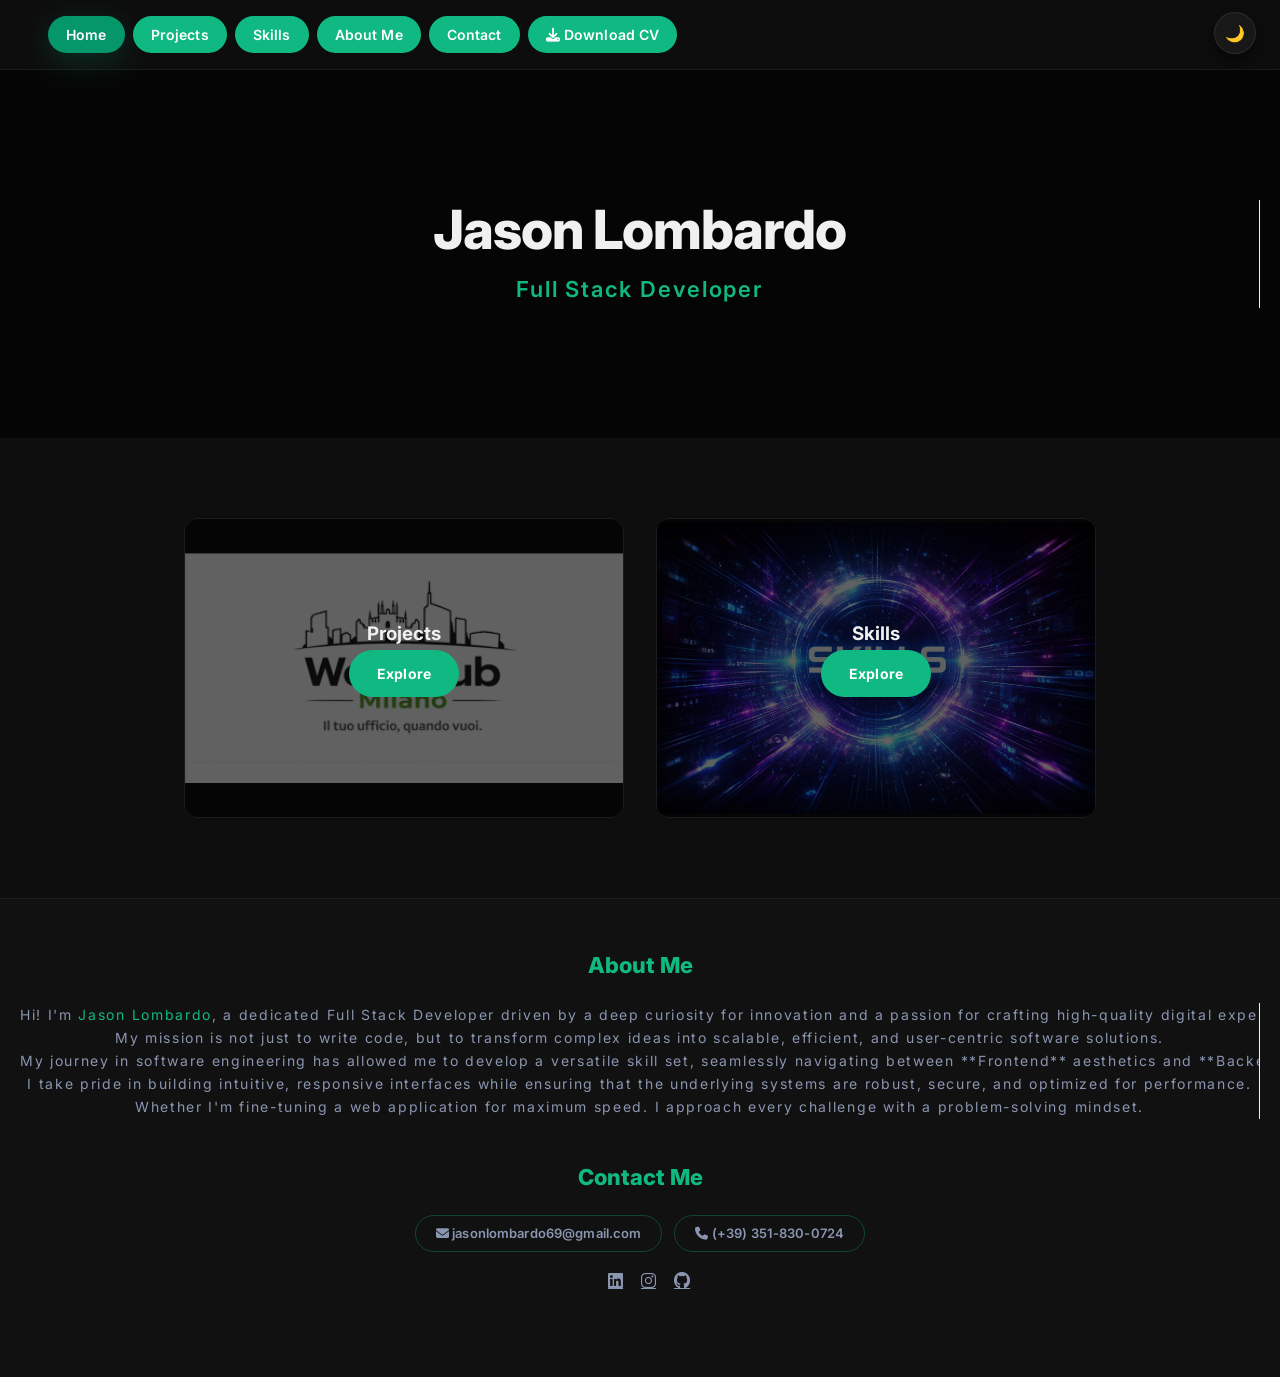
<file: index.html>
<!DOCTYPE html>
<html lang="en" data-theme="dark">
<head>
    <meta charset="UTF-8">
    <title>Jason Lombardo | Portfolio</title>
    <meta name="viewport" content="width=device-width, initial-scale=1.0">
    <link rel="stylesheet" href="https://cdnjs.cloudflare.com/ajax/libs/font-awesome/6.5.0/css/all.min.css">
    <link rel="stylesheet" href="style.css">
</head>
<body class="page_up">

<header>
    <div class="header-container">
           <button id="theme-toggle" title="Cambia tema">🌙</button>
        <nav>
            <a href="index.html" class="active">Home</a>
            <a href="projects.html">Projects</a>
            <a href="skills.html">Skills</a>
            <a href="#about">About Me</a>
            <a href="#contact">Contact</a>
            
            <a href="./curriculum vitae.pdf" download="CV_Jason_Lombardo.pdf">
                <i class="fas fa-download"></i> Download CV
            </a>
        </nav>
    </div>
</header>



<section class="hero">
    <div style="display:flex; flex-direction:column; align-items:center; gap:24px;">

    <!--   <div style="width:140px; height:140px; border-radius:50%; border:3px solid var(--accent); overflow:hidden; box-shadow:var(--shadow-md);">
            <img src="" alt="Jason Lombardo" style="width:100%; height:100%; object-fit:cover;">
        </div> -->

        <div class="macchina-da-scrivere" style="text-align:center;">
            <h1>Jason Lombardo</h1>
            <p>Full Stack Developer</p>
        </div>

    </div>
</section>

<section class="categories">
    <div class="category-card1">
        <h3>Projects</h3>
        <a href="projects.html" class="btn">Explore</a>
    </div>
    <div class="category-card2">
        <h3>Skills</h3>
        <a href="skills.html" class="btn">Explore</a>
    </div>
</section>

<footer>
    <section id="about">
        <h2>About Me</h2>
        <div class ="macchina-da-scrivere" style="text-align:center;">
    <p>
            Hi! I'm <span class="text-blue-500 font-semibold">Jason Lombardo</span>, a dedicated Full Stack Developer driven by a deep curiosity for innovation and a passion for crafting high-quality digital experiences. <br> 
            My mission is not just to write code, but to transform complex ideas into scalable, efficient, and user-centric software solutions.
        </p>
        <p>
            My journey in software engineering has allowed me to develop a versatile skill set, seamlessly navigating between **Frontend** aesthetics and **Backend** architecture. <br>
            I take pride in building intuitive, responsive interfaces while ensuring that the underlying systems are robust, secure, and optimized for performance. <br>
            Whether I'm fine-tuning a web application for maximum speed. I approach every challenge with a problem-solving mindset.
        </p>

 
        </div>
    </section>

    <section id="contact">
        <h2>Contact Me</h2>
        <div style="display:flex; gap:12px; justify-content:center; flex-wrap:wrap; margin-bottom:20px;">
            <a href="mailto:jasonlombardo69@gmail.com" class="filter-btn no_link">
                <i class="fas fa-envelope"></i> jasonlombardo69@gmail.com
            </a>
            <span class="filter-btn">
                <i class="fas fa-phone"></i> (+39) 351-830-0724
            </span>
        </div>
        <div class="social-links" style="justify-content:center;">
            <a href="https://www.linkedin.com/in/jason-lombardo-54b6a9364" target="_blank" title="LinkedIn">
                <i class="fab fa-linkedin"></i>
            </a>
            <a href="https://www.instagram.com/jason_lombardo06" target="_blank" title="Instagram">
                <i class="fab fa-instagram"></i>
            </a>
            <a href="https://github.com/jasonino168/public_stuff" target="_blank" title="GitHub">
                <i class="fab fa-github"></i>
            </a>
        </div>
    </section>
</footer>

<script src="script_theme.js"></script>
</body>
</html>
</file>
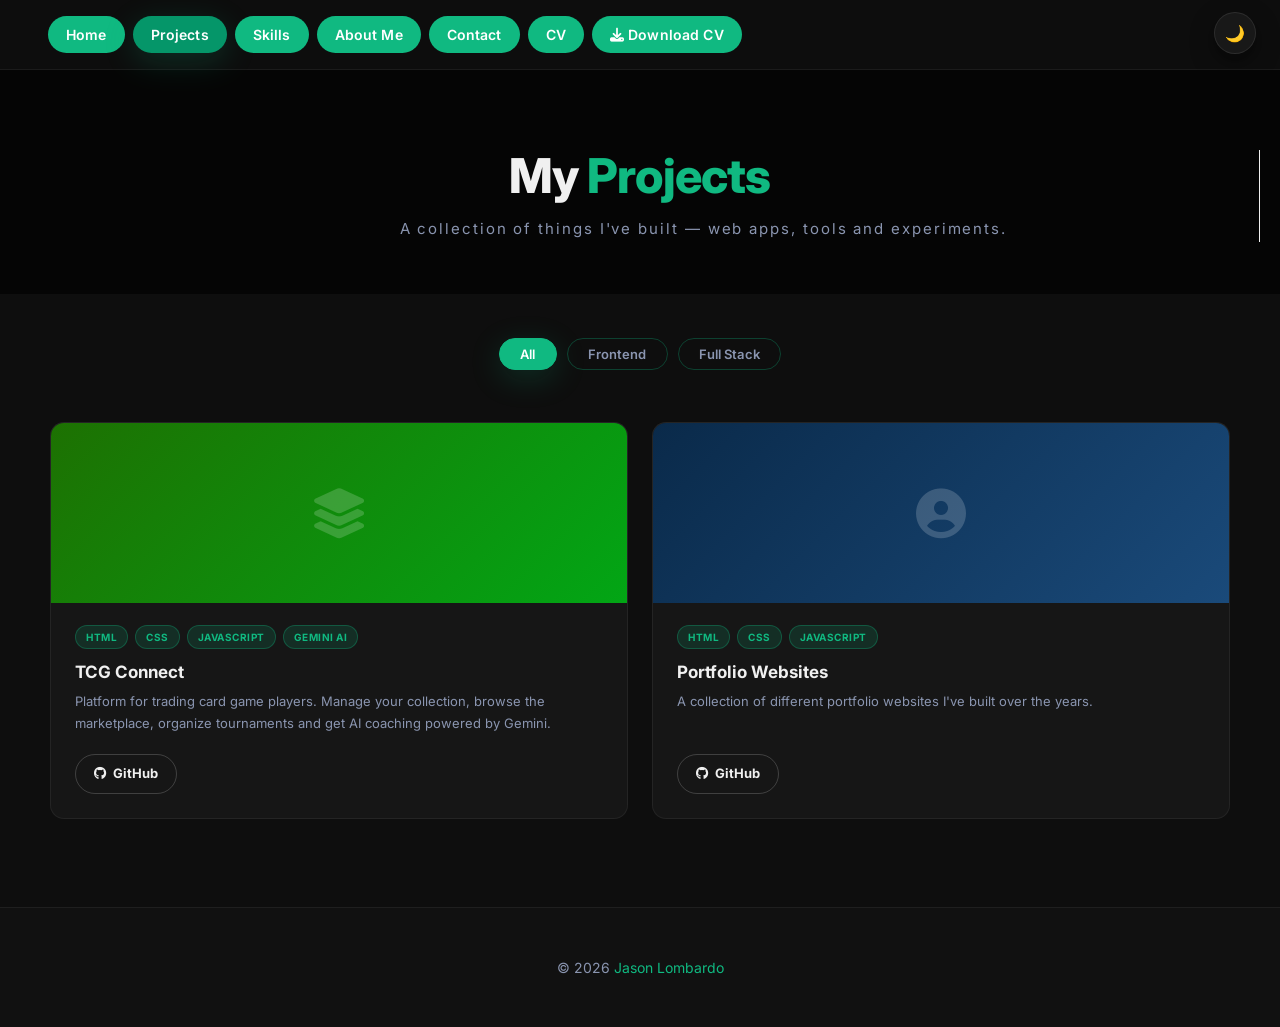
<file: projects.html>
<!DOCTYPE html>
<html lang="en" data-theme="dark">
<head>
    <meta charset="UTF-8">
    <title>Jason Lombardo | Projects</title>
    <meta name="viewport" content="width=device-width, initial-scale=1.0">
    <link rel="stylesheet" href="https://cdnjs.cloudflare.com/ajax/libs/font-awesome/6.5.0/css/all.min.css">
    <link rel="stylesheet" href="style.css">
</head>
<body class="page_up">

<header>
    <div class="header-container">
        <button id="theme-toggle" title="Cambia tema">🌙</button>
        <nav>
            <a href="index.html">Home</a>
            <a href="projects.html" class="active">Projects</a>
            <a href="skills.html">Skills</a>
            <a href="index.html#about">About Me</a>
            <a href="index.html#contact">Contact</a>
            <a href="CV.html">CV</a>
            <a href="./curriculum vitae.pdf" download="CV_Jason_Lombardo.pdf">
                <i class="fas fa-download"></i> Download CV
            </a>
        </nav>
    </div>
</header>



<div class="page-hero">
     <div class="macchina-da-scrivere" style="text-align:center;">
    <h1>My <span>Projects</span></h1>
    <p>A collection of things I've built — web apps, tools and experiments.</p>
    </div>
</div>


<div class="filters">
    <button class="filter-btn active" onclick="filterProjects('all', this)">All</button>
    <button class="filter-btn" onclick="filterProjects('frontend', this)">Frontend</button>
    <button class="filter-btn" onclick="filterProjects('fullstack', this)">Full Stack</button>
</div>

<section class="projects-section">
    <div class="projects-grid">

        <div class="project-card" data-category="fullstack">
            <div class="project-img" style="background: linear-gradient(135deg, #1d7102, #02a615);">
                <i class="fas fa-layer-group"></i>
            </div>
            <div class="project-body">
                <div class="project-tags">
                    <span class="tag">HTML</span>
                    <span class="tag">CSS</span>
                    <span class="tag">JavaScript</span>
                    <span class="tag">Gemini AI</span>
                </div>
                <h3>TCG Connect</h3>
                <p>Platform for trading card game players. Manage your collection, browse the marketplace, organize tournaments and get AI coaching powered by Gemini.</p>
                <div class="project-links">
                    <a href="https://github.com/jasonino168/TGC-project.git" target="_blank" class="link-github">
                        <i class="fab fa-github"></i> GitHub
                    </a>
                </div>
            </div>
        </div>

        <div class="project-card" data-category="frontend">
            <div class="project-img" style="background: linear-gradient(135deg, #0a2a4a, #1a4a7a);">
                <i class="fas fa-user-circle"></i>
            </div>
            <div class="project-body">
                <div class="project-tags">
                    <span class="tag">HTML</span>
                    <span class="tag">CSS</span>
                    <span class="tag">JavaScript</span>
                </div>
                <h3>Portfolio Websites</h3>
                <p>A collection of different portfolio websites I've built over the years.</p>
                <div class="project-links">
                    <a href="https://github.com/jasonino168/Portfolio-projects" target="_blank" class="link-github">
                        <i class="fab fa-github"></i> GitHub
                    </a>
                </div>
            </div>
        </div>

    </div>
</section>

<footer>
    <p>© 2026 <span>Jason Lombardo</span></p>
</footer>

<script>
    function filterProjects(category, btn) {
        document.querySelectorAll('.filter-btn').forEach(b => b.classList.remove('active'));
        btn.classList.add('active');
        document.querySelectorAll('.project-card').forEach(card => {
            card.classList.toggle('hidden', category !== 'all' && card.dataset.category !== category);
        });
    }
</script>
<script src="script_theme.js"></script>
</body>
</html>
</file>
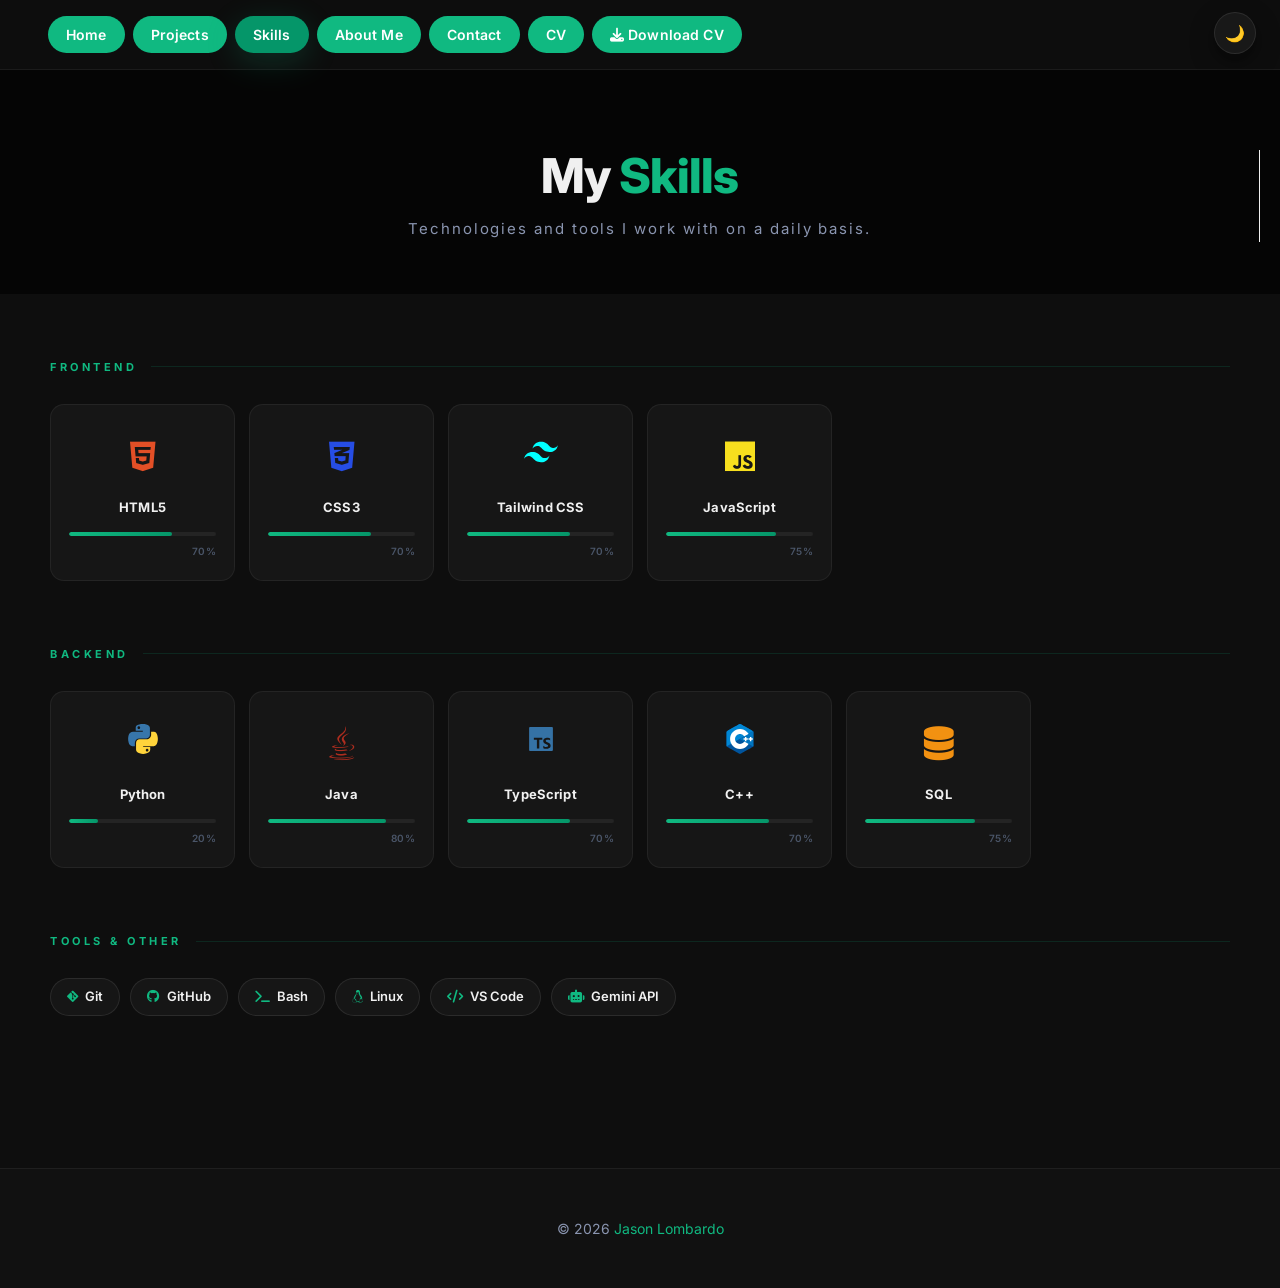
<file: skills.html>
<!DOCTYPE html>
<html lang="en" data-theme="dark">
<head>
    <meta charset="UTF-8">
    <title>Jason Lombardo | Skills</title>
    <meta name="viewport" content="width=device-width, initial-scale=1.0">
    <link rel="stylesheet" href="https://cdnjs.cloudflare.com/ajax/libs/font-awesome/6.5.0/css/all.min.css">
    <link rel="stylesheet" href="style.css">
</head>
<body class="page_up">

<header>
    <div class="header-container">
        
<button id="theme-toggle" title="Cambia tema">🌙</button>
        <nav>
            <a href="index.html">Home</a>
            <a href="projects.html">Projects</a>
            <a href="skills.html" class="active">Skills</a>
            <a href="index.html#about">About Me</a>
            <a href="index.html#contact">Contact</a>
            <a href="CV.html">CV</a>
            <a href="./curriculum vitae.pdf" download="CV_Jason_Lombardo.pdf">
                <i class="fas fa-download"></i> Download CV
            </a>
        </nav>
    </div>
</header>

 
<div class="page-hero">
    <div class="macchina-da-scrivere" style="text-align:center;">
    <h1>My <span>Skills</span></h1>
    <p>Technologies and tools I work with on a daily basis.</p>
</div>
</div>
<section class="skills-section">

    <div class="skills-category">
        <div class="category-title">Frontend</div>
        <div class="skills-grid">

            <div class="skill-card">
                <span class="skill-icon" style="color:#e34f26;"><i class="fab fa-html5"></i></span>
                <div class="skill-name">HTML5</div>
                <div class="skill-bar-track"><div class="skill-bar-fill" data-width="70"></div></div>
                <div class="skill-level">70%</div>
            </div>

            <div class="skill-card">
                <span class="skill-icon" style="color:#264de4;"><i class="fab fa-css3-alt"></i></span>
                <div class="skill-name">CSS3</div>
                <div class="skill-bar-track"><div class="skill-bar-fill" data-width="70"></div></div>
                <div class="skill-level">70%</div>
            </div>

            <div class="skill-card">
                <span class="skill-icon">
                    <svg xmlns="http://www.w3.org/2000/svg" viewBox="0 0 640 640" width="34" height="34" fill="cyan">
                        <path d="M320 128C234.7 128 181.3 170.7 160 256C192 213.3 229.3 197.3 272 208C296.3 214.1 313.7 231.8 333 251.3C364.4 283.1 400.7 320 480 320C565.3 320 618.7 277.3 640 192C608 234.7 570.7 250.7 528 240C503.7 233.9 486.3 216.2 467 196.7C435.6 164.9 399.3 128 320 128zM160 320C74.7 320 21.3 362.7 0 448C32 405.3 69.3 389.3 112 400C136.3 406.1 153.7 423.8 173 443.3C204.4 475.1 240.7 512 320 512C405.3 512 458.7 469.3 480 384C448 426.7 410.7 442.7 368 432C343.7 425.9 326.3 408.2 307 388.7C275.6 356.9 239.3 320 160 320z"/>
                    </svg>
                </span>
                <div class="skill-name">Tailwind CSS</div>
                <div class="skill-bar-track"><div class="skill-bar-fill" data-width="70"></div></div>
                <div class="skill-level">70%</div>
            </div>

            <div class="skill-card">
                <span class="skill-icon" style="color:#f7df1e;"><i class="fab fa-js"></i></span>
                <div class="skill-name">JavaScript</div>
                <div class="skill-bar-track"><div class="skill-bar-fill" data-width="75"></div></div>
                <div class="skill-level">75%</div>
            </div>

        </div>
    </div>

    <div class="skills-category">
        <div class="category-title">Backend</div>
        <div class="skills-grid">

            <div class="skill-card">
                <span class="skill-icon">
                    <svg xmlns="http://www.w3.org/2000/svg" viewBox="0 0 448 512" width="34" height="34">
                        <path fill="#3776AB" d="M167.8 248.1h106.8c29.7 0 53.4-24.5 53.4-54.3V91.9c0-29-24.4-50.7-53.4-55.6-35.8-5.9-74.7-5.6-106.8.1-45.2 8-53.4 24.7-53.4 55.6v40.7h106.9v13.6h-147c-31.1 0-58.3 18.7-66.8 54.2-9.8 40.7-10.2 66.1 0 108.6 7.6 31.6 25.7 54.2 56.8 54.2H101v-48.8c0-35.3 30.5-66.4 66.8-66.4zm-6.7-142.6c-11.1 0-20.1-9.1-20.1-20.3.1-11.3 9-20.4 20.1-20.4 11 0 20.1 9.2 20.1 20.4s-9 20.3-20.1 20.3z"/>
                        <path fill="#FFD43B" d="M439.8 200.5c-7.7-30.9-22.3-54.2-53.4-54.2h-40.1v47.4c0 36.8-31.2 67.8-66.8 67.8H172.7c-29.2 0-53.4 25-53.4 54.3v101.8c0 29 25.2 46 53.4 54.3 33.8 9.9 66.3 11.7 106.8 0 26.9-7.8 53.4-23.5 53.4-54.3v-40.7H226.2v-13.6h160.2c31.1 0 42.6-21.7 53.4-54.2 11.2-33.5 10.7-65.7 0-108.6zM286.2 404c11.1 0 20.1 9.1 20.1 20.3 0 11.3-9 20.4-20.1 20.4-11 0-20.1-9.2-20.1-20.4.1-11.3 9.1-20.3 20.1-20.3z"/>
                    </svg>
                </span>
                <div class="skill-name">Python</div>
                <div class="skill-bar-track"><div class="skill-bar-fill" data-width="20"></div></div>
                <div class="skill-level">20%</div>
            </div>

            <div class="skill-card">
                <span class="skill-icon" style="color:#ad2d1f;"><i class="fa-brands fa-java"></i></span>
                <div class="skill-name">Java</div>
                <div class="skill-bar-track"><div class="skill-bar-fill" data-width="80"></div></div>
                <div class="skill-level">80%</div>
            </div>

            <div class="skill-card">
                <span class="skill-icon">
                    <svg xmlns="http://www.w3.org/2000/svg" viewBox="0 0 640 640" width="34" height="34" fill="#3572A5">
                        <path d="M112.8 96L527.2 96C536.5 96 544 103.5 544 112.8L544 527.2C544 536.5 536.5 544 527.2 544L112.8 544C103.5 544 96 536.5 96 527.2L96 112.8C96 103.5 103.5 96 112.8 96zM345 334.3L345 297.6L185.6 297.6L185.6 334.3L242.5 334.3L242.5 497.9L287.8 497.9L287.8 334.3L345 334.3zM363.1 493.6C370.4 497.3 379 500.1 389 502C399 503.9 409.5 504.8 420.5 504.8C431.3 504.8 441.5 503.8 451.2 501.7C460.9 499.6 469.4 496.3 476.7 491.6C484 486.9 489.8 480.7 494.1 473.2C498.4 465.7 500.5 456.2 500.5 445C500.5 436.9 499.3 429.8 496.8 423.7C494.3 417.6 490.9 412.2 486.3 407.4C481.7 402.6 476.2 398.4 469.8 394.6C463.4 390.8 456.1 387.3 448.1 383.9C442.2 381.5 436.9 379.1 432.2 376.8C427.5 374.5 423.5 372.2 420.3 369.8C417.1 367.4 414.5 364.9 412.7 362.3C410.9 359.7 410 356.6 410 353.3C410 350.2 410.8 347.5 412.4 345C414 342.5 416.2 340.4 419.1 338.6C422 336.8 425.6 335.5 429.8 334.5C434 333.5 438.7 333 443.9 333C447.6 333 451.6 333.3 455.8 333.8C460 334.3 464.2 335.2 468.4 336.4C472.6 337.6 476.7 339 480.7 340.8C484.7 342.6 488.4 344.6 491.7 346.9L491.7 305.1C484.9 302.5 477.4 300.6 469.3 299.3C461.2 298 451.9 297.4 441.4 297.4C430.7 297.4 420.6 298.5 411 300.8C401.4 303.1 393 306.6 385.8 311.5C378.6 316.4 372.8 322.5 368.6 330C364.4 337.5 362.3 346.5 362.3 356.9C362.3 370.2 366.2 381.6 373.9 391C381.6 400.4 393.4 408.4 409.1 414.9C415.3 417.4 421 419.9 426.4 422.3C431.8 424.7 436.4 427.2 440.2 429.8C444 432.4 447.2 435.2 449.4 438.3C451.6 441.4 452.8 444.9 452.8 448.8C452.8 451.7 452.1 454.4 450.7 456.8C449.3 459.2 447.2 461.4 444.3 463.2C441.4 465 437.9 466.4 433.6 467.5C429.3 468.6 424.3 469 418.6 469C408.9 469 399.2 467.3 389.7 463.9C380.2 460.5 371.3 455.4 363.1 448.6L363.1 493.3z"/>
                    </svg>
                </span>
                <div class="skill-name">TypeScript</div>
                <div class="skill-bar-track"><div class="skill-bar-fill" data-width="70"></div></div>
                <div class="skill-level">70%</div>
            </div>

            <div class="skill-card">
                <span class="skill-icon">
                    <svg xmlns="http://www.w3.org/2000/svg" x="0px" y="0px" width="34" height="34" viewBox="0 0 48 48">
                        <path fill="#00549d" fill-rule="evenodd" d="M22.903,3.286c0.679-0.381,1.515-0.381,2.193,0c3.355,1.883,13.451,7.551,16.807,9.434C42.582,13.1,43,13.804,43,14.566c0,3.766,0,15.101,0,18.867c0,0.762-0.418,1.466-1.097,1.847c-3.355,1.883-13.451,7.551-16.807,9.434c-0.679,0.381-1.515,0.381-2.193,0c-3.355-1.883-13.451-7.551-16.807-9.434C5.418,34.899,5,34.196,5,33.434c0-3.766,0-15.101,0-18.867c0-0.762,0.418-1.466,1.097-1.847C9.451,10.837,19.549,5.169,22.903,3.286z" clip-rule="evenodd"></path>
                        <path fill="#0086d4" fill-rule="evenodd" d="M5.304,34.404C5.038,34.048,5,33.71,5,33.255c0-3.744,0-15.014,0-18.759c0-0.758,0.417-1.458,1.094-1.836c3.343-1.872,13.405-7.507,16.748-9.38c0.677-0.379,1.594-0.371,2.271,0.008c3.343,1.872,13.371,7.459,16.714,9.331c0.27,0.152,0.476,0.335,0.66,0.576L5.304,34.404z" clip-rule="evenodd"></path>
                        <path fill="#fff" fill-rule="evenodd" d="M24,10c7.727,0,14,6.273,14,14s-6.273,14-14,14s-14-6.273-14-14S16.273,10,24,10z M24,17c3.863,0,7,3.136,7,7c0,3.863-3.137,7-7,7s-7-3.137-7-7C17,20.136,20.136,17,24,17z" clip-rule="evenodd"></path>
                        <path fill="#0075c0" fill-rule="evenodd" d="M42.485,13.205c0.516,0.483,0.506,1.211,0.506,1.784c0,3.795-0.032,14.589,0.009,18.384c0.004,0.396-0.127,0.813-0.323,1.127L23.593,24L42.485,13.205z" clip-rule="evenodd"></path>
                        <path fill="#fff" fill-rule="evenodd" d="M31 21H33V27H31zM38 21H40V27H38z" clip-rule="evenodd"></path>
                        <path fill="#fff" fill-rule="evenodd" d="M29 23H35V25H29zM36 23H42V25H36z" clip-rule="evenodd"></path>
                    </svg>
                </span>
                <div class="skill-name">C++</div>
                <div class="skill-bar-track"><div class="skill-bar-fill" data-width="70"></div></div>
                <div class="skill-level">70%</div>
            </div>

            <div class="skill-card">
                <span class="skill-icon" style="color:#f29111;"><i class="fas fa-database"></i></span>
                <div class="skill-name">SQL</div>
                <div class="skill-bar-track"><div class="skill-bar-fill" data-width="75"></div></div>
                <div class="skill-level">75%</div>
            </div>

        </div>
    </div>

    <div class="skills-category">
        <div class="category-title">Tools &amp; Other</div>
        <div class="tools-grid">
            <span class="tool-badge"><i class="fab fa-git-alt"></i> Git</span>
            <span class="tool-badge"><i class="fab fa-github"></i> GitHub</span>
            <span class="tool-badge"><i class="fas fa-terminal"></i> Bash</span>
            <span class="tool-badge"><i class="fab fa-linux"></i> Linux</span>
            <span class="tool-badge"><i class="fas fa-code"></i> VS Code</span>
            <span class="tool-badge"><i class="fas fa-robot"></i> Gemini API</span>
        </div>
    </div>

</section>

<footer>
    <p>© 2026 <span>Jason Lombardo</span></p>
</footer>

<script>
    const fills = document.querySelectorAll('.skill-bar-fill');
    const observer = new IntersectionObserver((entries) => {
        entries.forEach(entry => {
            if (entry.isIntersecting) {
                entry.target.style.width = entry.target.dataset.width + '%';
                observer.unobserve(entry.target);
            }
        });
    }, { threshold: 0.3 });
    fills.forEach(fill => observer.observe(fill));
</script>
<script src="script_theme.js"></script>
</body>
</html>
</file>
<file: style.css>
@import url('https://fonts.googleapis.com/css2?family=Inter:wght@400;500;600;700;800&display=swap');

:root {
    --bg:               #0e0e0e;
    --bg-alt:           #181818;
    --bg-card:          #161616;
    --bg-header:        rgba(14, 14, 14, 0.92);
    --bg-footer:        #111111;
    --text:             #f0f0f0;
    --text-muted:       #8a95b0;
    --text-subtle:      #4a5568;
    --accent:           #10b981;
    --accent-hover:     #059669;
    --accent-dim:       rgba(16, 185, 129, 0.15);
    --accent-glow:      rgba(16, 185, 129, 0.25);
    --border:           rgba(255, 255, 255, 0.06);
    --border-alt:       rgba(255, 255, 255, 0.09);
    --border-strong:    rgba(255, 255, 255, 0.18);
    --border-accent:    rgba(16, 185, 129, 0.3);
    --shadow-sm:        0 2px 8px rgba(0,0,0,0.3);
    --shadow-md:        0 8px 24px rgba(0,0,0,0.4);
    --shadow-lg:        0 16px 48px rgba(0,0,0,0.55);
    --shadow-accent:    0 8px 32px rgba(16, 185, 129, 0.2);
    --skill-track:      rgba(255, 255, 255, 0.06);
    --hero-overlay:     rgba(0, 0, 0, 0.62);
    --social-color:     #8a95b0;
    --social-hover:     #10b981;
    --cursor-color:     #f0f0f0;
    --radius:           14px;
    --radius-sm:        8px;
    --radius-pill:      999px;
}

[data-theme="light"] {
    --bg:               #f8fafc;
    --bg-alt:           #ffffff;
    --bg-card:          #ffffff;
    --bg-header:        rgba(255, 255, 255, 0.85);
    --bg-footer:        #f1f5f9;
    --text:             #0f172a;
    --text-muted:       #475569;
    --text-subtle:      #94a3b8;
    --accent:           #10b981;
    --accent-hover:     #059669;
    --accent-dim:       rgba(16, 185, 129, 0.1);
    --accent-glow:      rgba(16, 185, 129, 0.15);
    --border:           rgba(0, 0, 0, 0.05);
    --border-alt:       rgba(0, 0, 0, 0.08);
    --border-strong:    rgba(0, 0, 0, 0.12);
    --border-accent:    rgba(16, 185, 129, 0.25);
    --shadow-sm:        0 1px 3px rgba(0,0,0,0.1);
    --shadow-md:        0 10px 25px -5px rgba(0,0,0,0.05);
    --shadow-lg:        0 20px 25px -5px rgba(0,0,0,0.1);
    --shadow-accent:    0 10px 15px -3px rgba(16, 185, 129, 0.2);
    --skill-track:      #e2e8f0;
    --hero-overlay:     rgba(0, 0, 0, 0.45);
    --social-color:     #64748b;
    --social-hover:     #10b981;
    --cursor-color:     #0f172a;
}

*, *::before, *::after { margin: 0; padding: 0; box-sizing: border-box; }

html { scroll-behavior: smooth; }

body {
    font-family: 'Inter', 'Segoe UI', sans-serif;
    line-height: 1.65;
    background-color: var(--bg);
    color: var(--text);
    transition: background-color 0.35s ease, color 0.35s ease;
    -webkit-font-smoothing: antialiased;
}

::-webkit-scrollbar             { width: 5px; }
::-webkit-scrollbar-track       { background: transparent; }
::-webkit-scrollbar-thumb       { background: var(--border-accent); border-radius: var(--radius-pill); }
::-webkit-scrollbar-thumb:hover { background: var(--accent); }

::selection { background: var(--accent-dim); color: var(--accent); }

header {
    background-color: var(--bg-header);
    padding: 16px 48px;
    position: sticky;
    top: 0;
    z-index: 1000;
    backdrop-filter: blur(14px);
    -webkit-backdrop-filter: blur(14px);
    border-bottom: 1px solid var(--border);
    transition: background-color 0.35s ease, border-color 0.35s ease;
}

.header-container {
    display: flex;
    justify-content: space-between;
    align-items: center;
    flex-wrap: wrap;
    gap: 12px;
}

nav {
    display: flex;
    gap: 8px;
    flex-wrap: wrap;
    justify-content: center;
}

nav a {
    text-decoration: none;
    color: white;
    padding: 7px 18px;
    border-radius: var(--radius-pill);
    font-size: 14px;
    font-weight: 600;
    transition: all 0.25s ease;
    background-color: var(--accent);
    letter-spacing: 0.01em;
}
nav a:hover  { background-color: var(--accent-hover); transform: translateY(-2px); box-shadow: var(--shadow-accent); }
nav a.active { background-color: var(--accent-hover); box-shadow: var(--shadow-accent); }

.social-links { display: flex; align-items: center; }

.social-links a {
    color: var(--social-color);
    font-size: 17px;
    margin-left: 18px;
    transition: color 0.25s, transform 0.25s;
    display: inline-flex;
}
.social-links a:hover { color: var(--social-hover); transform: translateY(-2px); }

/* bottone tema — fisso in basso a destra */
#theme-toggle {
    position: fixed;
    bottom: 15px;
    right: 24px;
    z-index: 900;
    background: var(--bg-alt);
    border: 1px solid var(--border-alt);
    color: var(--text);
    width: 42px;
    height: 42px;
    border-radius: 50%;
    cursor: pointer;
    font-size: 16px;
    display: flex;
    align-items: center;
    justify-content: center;
    transition: background 0.25s, border-color 0.25s, transform 0.25s;
    box-shadow: var(--shadow-md);
}
#theme-toggle:hover {
    background: var(--accent);
    color: white;
    border-color: var(--accent);
    transform: rotate(20deg) scale(1.1);
}

.hero {
    text-align: center;
    padding: 130px 20px;
    background: linear-gradient(var(--hero-overlay), var(--hero-overlay));
    background-size: cover;
    background-position: center;
}
.hero h1 {
    font-size: clamp(36px, 5vw, 54px);
    font-weight: 800;
    letter-spacing: -0.02em;
    margin-bottom: 12px;
    line-height: 1.1;
    color: var(--text);
}
.hero p { font-size: clamp(16px, 2.5vw, 22px); color: var(--accent); font-weight: 600; }

.page-hero {
    text-align: center;
    padding: 80px 20px 52px;
    background: linear-gradient(var(--hero-overlay), var(--hero-overlay));
}
.page-hero h1 {
    font-size: clamp(30px, 4.5vw, 48px);
    font-weight: 800;
    letter-spacing: -0.02em;
    margin-bottom: 14px;
    line-height: 1.1;
    color: var(--text);
}
.page-hero h1 span { color: var(--accent); }
.page-hero p       { font-size: 15px; color: var(--text-muted); max-width: 480px; margin: 0 auto; }

.categories {
    display: flex;
    justify-content: center;
    gap: 32px;
    padding: 80px 50px;
    flex-wrap: wrap;
}

.category-card1,
.category-card2 {
    width: 440px;
    height: 300px;
    background-position: center;
    background-repeat: no-repeat;
    background-size: contain;
    padding: 100px 30px;
    border-radius: var(--radius);
    text-align: center;
    transition: transform 0.3s ease, box-shadow 0.3s ease;
    border: 1px solid var(--border);
}
.category-card1 { background-image: linear-gradient(var(--hero-overlay), var(--hero-overlay)), url('carta1.png'); }
.category-card2 { background-image: linear-gradient(var(--hero-overlay), var(--hero-overlay)), url('carta2.png'); }
.category-card1:hover,
.category-card2:hover { transform: translateY(-10px); box-shadow: var(--shadow-lg); }
.category-card h3 { margin-bottom: 20px; }

.btn {
    display: inline-flex;
    align-items: center;
    gap: 8px;
    padding: 12px 28px;
    background-color: var(--accent);
    border-radius: var(--radius-pill);
    text-decoration: none;
    color: white;
    font-weight: 700;
    font-size: 14px;
    letter-spacing: 0.01em;
    transition: all 0.25s ease;
    border: none;
    cursor: pointer;
}
.btn:hover { background-color: var(--accent-hover); transform: translateY(-2px); box-shadow: var(--shadow-accent); }

.skills-section  { padding: 64px 50px 88px; }
.skills-category { margin-bottom: 64px; }

.category-title {
    font-size: 11px;
    text-transform: uppercase;
    letter-spacing: 3.5px;
    color: var(--accent);
    font-weight: 700;
    margin-bottom: 28px;
    display: flex;
    align-items: center;
    gap: 14px;
}
.category-title::after {
    content: '';
    flex: 1;
    height: 1px;
    background: var(--border-accent);
    opacity: 0.5;
}

.skills-grid {
    display: grid;
    grid-template-columns: repeat(auto-fill, minmax(185px, 1fr));
    gap: 14px;
}

.skill-card {
    background-color: var(--bg-card);
    border: 1px solid var(--border);
    border-radius: var(--radius);
    padding: 24px 18px 20px;
    text-align: center;
    transition: all 0.3s ease;
    position: relative;
    overflow: hidden;
}
.skill-card::before {
    content: '';
    position: absolute;
    top: 0; left: 0; right: 0;
    height: 2px;
    background: var(--accent);
    transform: scaleX(0);
    transform-origin: left;
    transition: transform 0.35s ease;
}
.skill-card:hover                { transform: translateY(-7px); box-shadow: var(--shadow-md); border-color: var(--border-accent); }
.skill-card:hover::before        { transform: scaleX(1); }

.skill-icon  { font-size: 34px; margin-bottom: 12px; display: block; }
.skill-name  { font-size: 13px; font-weight: 700; margin-bottom: 14px; color: var(--text); letter-spacing: 0.01em; }

.skill-bar-track {
    width: 100%; height: 4px;
    background-color: var(--skill-track);
    border-radius: var(--radius-pill);
    overflow: hidden;
}
.skill-bar-fill {
    height: 100%;
    background: linear-gradient(90deg, var(--accent), var(--accent-hover));
    border-radius: var(--radius-pill);
    width: 0;
    transition: width 1.3s cubic-bezier(0.4, 0, 0.2, 1);
}
.skill-level { font-size: 10px; color: var(--text-subtle); margin-top: 7px; text-align: right; font-weight: 600; letter-spacing: 0.5px; }

.tools-grid { display: flex; flex-wrap: wrap; gap: 10px; }

.tool-badge {
    display: inline-flex;
    align-items: center;
    gap: 7px;
    background-color: var(--bg-card);
    border: 1px solid var(--border-alt);
    border-radius: var(--radius-pill);
    padding: 7px 16px;
    font-size: 13px;
    font-weight: 600;
    color: var(--text);
    transition: all 0.25s ease;
    cursor: default;
}
.tool-badge:hover { border-color: var(--border-accent); background-color: var(--accent-dim); transform: translateY(-3px); box-shadow: var(--shadow-sm); }
.tool-badge i     { color: var(--accent); font-size: 13px; }

.filters {
    display: flex;
    justify-content: center;
    gap: 10px;
    padding: 44px 20px 12px;
    flex-wrap: wrap;
}

.filter-btn {
    padding: 7px 20px;
    border-radius: var(--radius-pill);
    border: 1px solid var(--border-accent);
    background: transparent;
    color: var(--text-muted);
    font-size: 13px;
    font-weight: 600;
    cursor: pointer;
    transition: all 0.25s ease;
    font-family: inherit;
    letter-spacing: 0.01em;
}
.filter-btn:hover  { background-color: var(--accent-dim); color: var(--accent); transform: translateY(-1px); }
.filter-btn.active { background-color: var(--accent); color: white; border-color: var(--accent); box-shadow: var(--shadow-accent); }

.projects-section { padding: 40px 50px 88px; }

.projects-grid {
    display: grid;
    grid-template-columns: repeat(auto-fit, minmax(300px, 1fr));
    gap: 24px;
}

.project-card {
    background-color: var(--bg-card);
    border-radius: var(--radius);
    overflow: hidden;
    transition: all 0.3s ease;
    border: 1px solid var(--border);
    display: flex;
    flex-direction: column;
}
.project-card:hover              { transform: translateY(-8px); box-shadow: var(--shadow-lg); border-color: var(--border-accent); }
.project-card.hidden             { display: none; }

.project-img {
    width: 100%; height: 180px;
    display: flex; align-items: center; justify-content: center;
    font-size: 50px;
    color: var(--border-strong);
    transition: color 0.3s;
}
.project-card:hover .project-img { color: var(--accent-dim); }

.project-body { padding: 22px 24px 24px; flex: 1; display: flex; flex-direction: column; }
.project-tags { display: flex; gap: 7px; flex-wrap: wrap; margin-bottom: 12px; }

.tag {
    font-size: 10px;
    padding: 3px 10px;
    border-radius: var(--radius-pill);
    background-color: var(--accent-dim);
    color: var(--accent);
    border: 1px solid var(--border-accent);
    font-weight: 700;
    letter-spacing: 0.5px;
    text-transform: uppercase;
}

.project-body h3 { font-size: 17px; font-weight: 700; margin-bottom: 8px; color: var(--text); line-height: 1.3; }
.project-body p  { font-size: 13px; color: var(--text-muted); line-height: 1.65; margin-bottom: 20px; flex: 1; }

.project-links   { display: flex; gap: 10px; flex-wrap: wrap; margin-top: auto; }
.project-links a {
    display: inline-flex; align-items: center; gap: 6px;
    text-decoration: none; font-size: 13px; font-weight: 700;
    padding: 8px 18px; border-radius: var(--radius-pill); transition: 0.25s;
}

.link-github { border: 1px solid var(--border-strong); color: var(--text); background: transparent; }
.link-github:hover { background-color: var(--bg-alt); border-color: var(--border-accent); color: var(--accent); transform: translateY(-2px); }

.link-live { background-color: var(--accent); color: white; border: 1px solid transparent; }
.link-live:hover { background-color: var(--accent-hover); transform: translateY(-2px); box-shadow: var(--shadow-accent); }

footer {
    background-color: var(--bg-footer);
    padding: 48px 20px;
    text-align: center;
    color: var(--text-muted);
    font-size: 14px;
    border-top: 1px solid var(--border);
    transition: background-color 0.35s ease;
}
footer h2      { margin-bottom: 20px; color: var(--accent); font-size: 22px; font-weight: 800; }
footer section { margin-bottom: 40px; }
footer span    { color: var(--accent); }

.page_up {
    opacity: 0;
    transform: translateY(24px);
    animation: fadeUp 0.7s cubic-bezier(0.4, 0, 0.2, 1) forwards;
}
@keyframes fadeUp { to { opacity: 1; transform: translateY(0); } }

.macchina-da-scrivere {
    overflow: hidden;
    border-right: .12em solid var(--cursor-color);
    white-space: nowrap;
    margin: 0 auto;
    letter-spacing: .12em;
    cursor: default;
    pointer-events: none;
    animation: scorriTesto 3.5s steps(30, end) forwards, cursore 1s step-end infinite;
}
@keyframes scorriTesto { from { width: 0 } to { width: 100% } }
@keyframes cursore { from, to { border-color: transparent } 50% { border-color: var(--cursor-color); } }

.no_link         { text-decoration: none; color: inherit; }
.no_link:visited { color: inherit; }

:focus-visible { outline: 2px solid var(--accent); outline-offset: 3px; border-radius: var(--radius-sm); }

@media (max-width: 900px) {
    .categories { gap: 20px; padding: 60px 24px; }
}

@media (max-width: 768px) {
    header              { padding: 16px 20px; }
    .skills-section     { padding: 48px 20px 64px; }
    .projects-section   { padding: 28px 20px 64px; }
    .header-container   { flex-direction: column; gap: 12px; }
    nav                 { justify-content: center; }
    .page-hero h1       { font-size: 28px; }
    .categories         { flex-direction: column; align-items: center; padding: 40px 20px; }
    .category-card1,
    .category-card2     { width: 100%; max-width: 400px; }
    .projects-grid      { grid-template-columns: 1fr; }
    .skills-grid        { grid-template-columns: repeat(auto-fill, minmax(150px, 1fr)); }
}

@media (max-width: 480px) {
    nav a       { padding: 6px 14px; font-size: 13px; }
    .filter-btn { padding: 6px 14px; font-size: 12px; }
    .hero       { padding: 90px 16px; }
}
</file>
